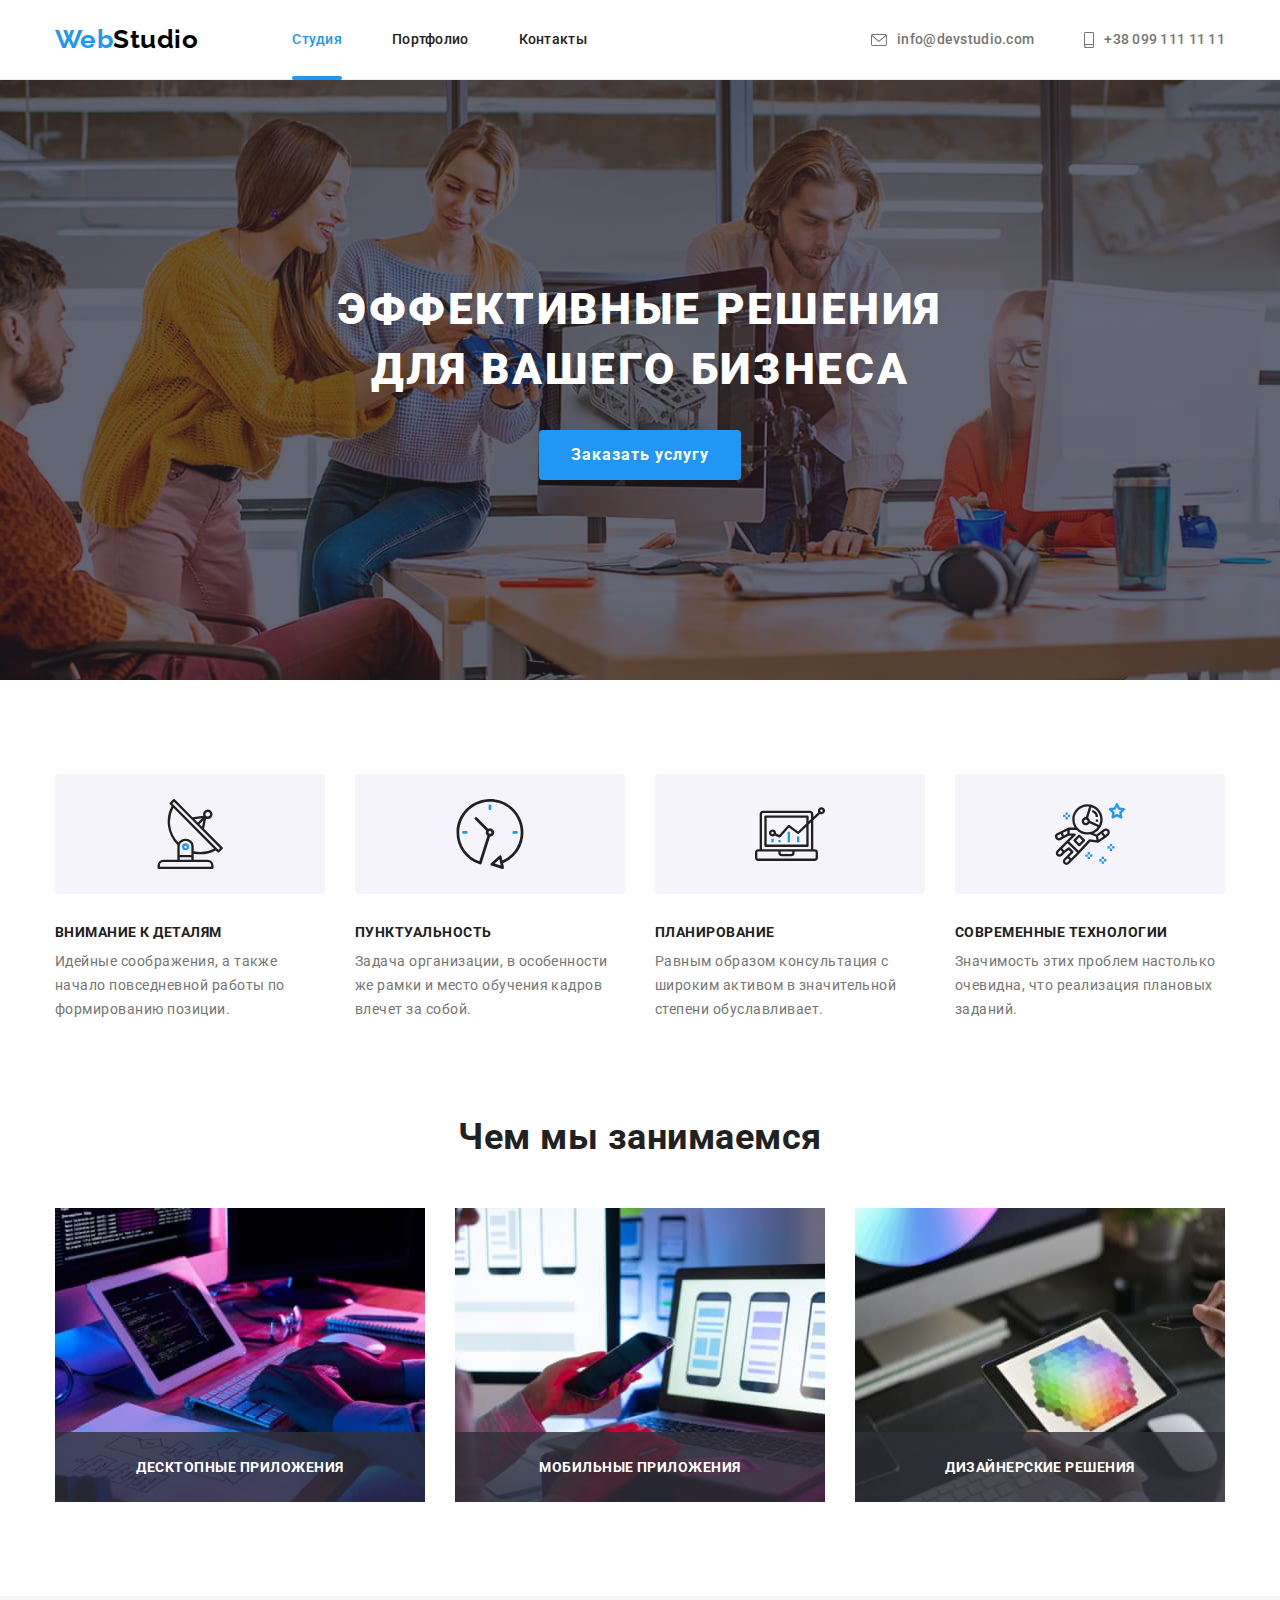
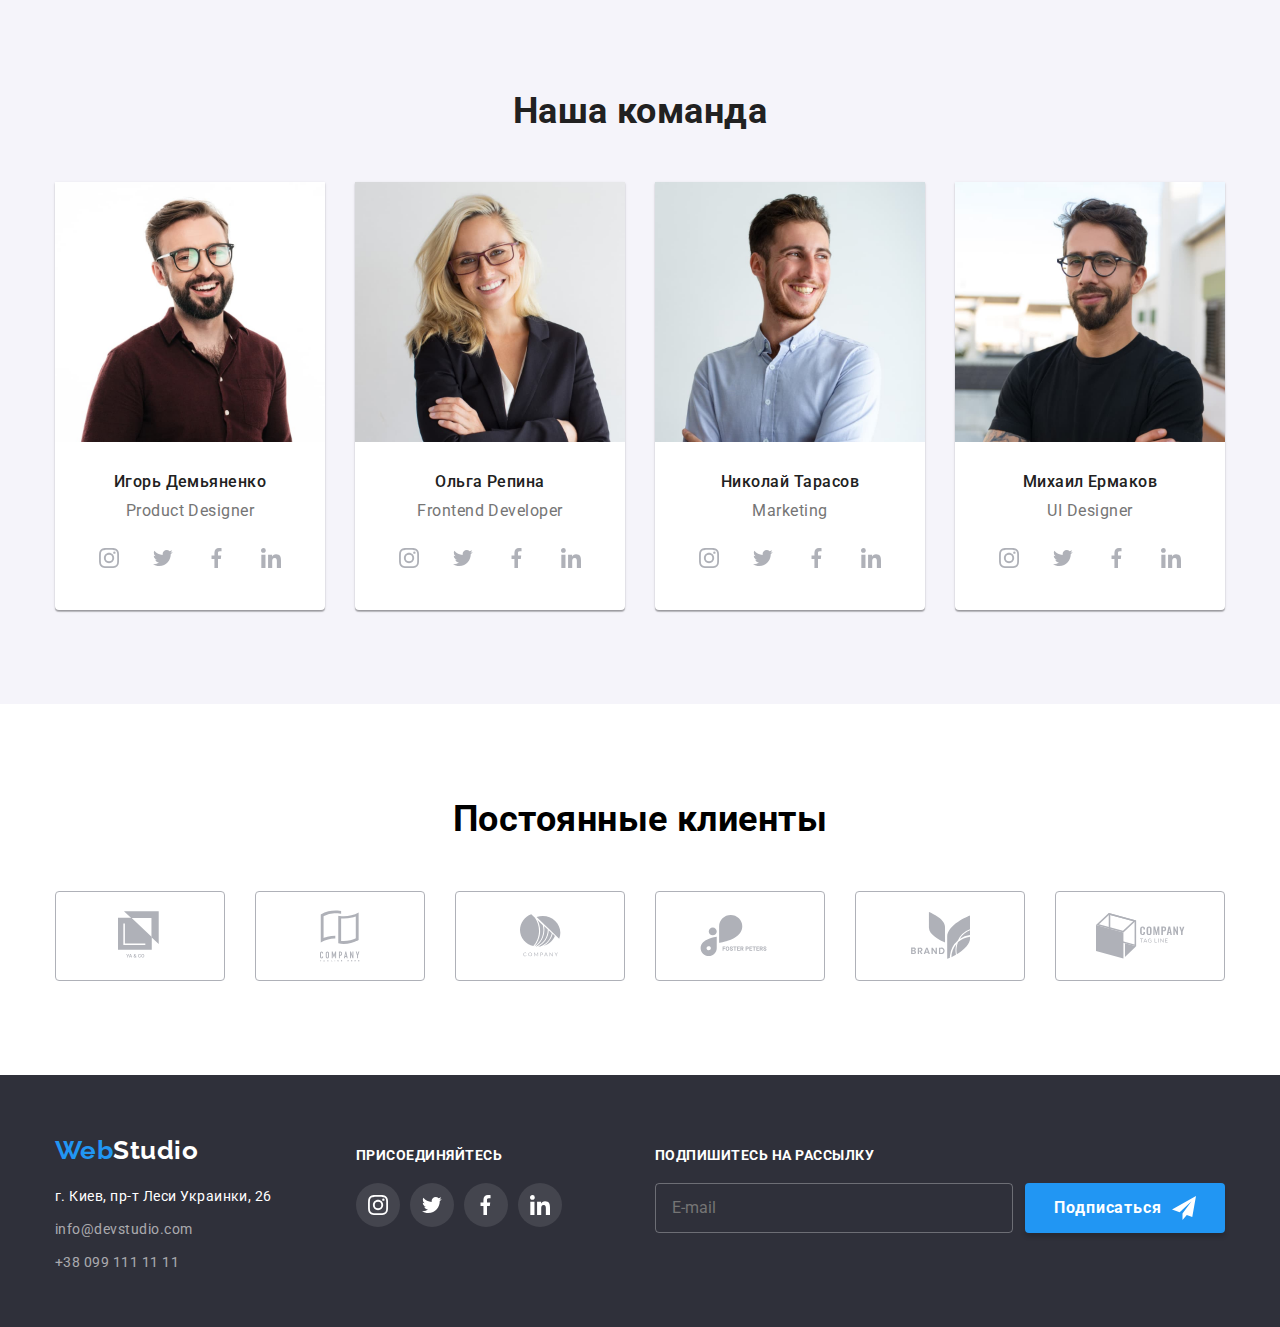
<file: index.html>
<!DOCTYPE html>
<html lang="ru">
<head>
    <meta charset="UTF-8">
    <meta name="viewport" content="width=device-width, initial-scale=1.0">
    <title>WebStudio|Студия</title>
    <link rel="stylesheet" href="https://cdnjs.cloudflare.com/ajax/libs/modern-normalize/1.0.0/modern-normalize.min.css">
    <link rel="stylesheet" href="./css/style.css">
    <link rel="preconnect" href="https://fonts.gstatic.com">
    <link href="https://fonts.googleapis.com/css2?family=Raleway:wght@700&family=Roboto:wght@400;500;700;900&display=swap"
    rel="stylesheet">
</head>
<body>
    <!-- header -->
    <header class="header">
        <div class="container">
            <nav class="nav">
                <a class="logo" href="./index.html">Web<span class="logo-studio-header">Studio</span></a>
                <ul class="links">
                    <li class="item"><a class="nav-link active-page" href="./index.html">Студия</a></li>
                    <li class="item"><a class="nav-link" href="./portfolio.html">Портфолио</a></li>
                    <li class="item"><a class="nav-link" href="./index.html">Контакты</a></li>
                </ul>
            </nav>
            
            <ul class="contacts">
                <li class="item">
                    <a class="contacts-header" href="mailto:info@example.com">
                        <svg class="icon-letter" width="16" height="12"><use href="./images/all-svg-icons.svg#icon-letter"></use></svg>
                        info@devstudio.com
                    </a>
                </li>
                <li class="item">
                    <a class="contacts-header" href="tel:+380991111111">
                        <svg class="icon-smartphone" width="10" height="16"><use href="./images/all-svg-icons.svg#icon-smartphone"></use></svg>
                        +38 099 111 11 11
                    </a>
                </li>
            </ul>
        </div>
    </header>
    <!-- main -->
    <main class="main">
        <section class="hero">
            <div class="container">
                <h1 class="hero-title">Эффективные решения для вашего бизнеса</h1>
                <button data-modal-open class="order-button" type="button">Заказать услугу</button>
                <div data-modal class="backdrop is-hidden">
                    <div class="modal-window">
                        <button class="button-close" data-modal-close type="button">
                            <svg class="icon-close" width="18" height="18">
                                <use href="./images/all-svg-icons.svg#icon-close"></use>
                            </svg>
                        </button>
                        <form class="modal-form">
                            <b class="title">Оставьте свои данные, мы вам перезвоним</b>
                            <div class="form-field">
                                <p class="input-title">Имя</p>
                                <input type="name" name="name" id="name">
                                <svg class="icon-human" width="18" height="18">
                                    <use href="./images/all-svg-icons.svg#icon-human"></use>
                                </svg>
                            </div>
                            <div class="form-field">
                                <p class="input-title">Телефон</p>
                                <input type="tel" name="tel" id="tel">
                                <svg class="icon-phone2" width="18" height="18">
                                    <use href="./images/all-svg-icons.svg#icon-phone2"></use>
                                </svg>
                            </div>
                            <div class="form-field">
                                <p class="input-title">Почта</p>
                                <input type="email" name="email" id="email">
                                <svg class="icon-letter2" width="18" height="18">
                                    <use href="./images/all-svg-icons.svg#icon-letter2"></use>
                                </svg>
                            </div>
                            <div class="form-field">
                                <p class="input-title">Комментарий</p>
                                <textarea name="comment" id="comment" placeholder="Введите текст"></textarea>
                            </div>
                            <div class="checkbox-field">
                                <label> 
                                    <input class="checkbox visually-hidden" type="checkbox" name="policy">
                                    <span class="checkbox-icon"></span>
                                    Соглашаюсь с рассылкой и принимаю 
                                </label>
                                <a href="">Условия договора</a>
                            </div>
                            <button class="submit-button" type="submit">Отправить</button>
                        </form>
                    </div>
                </div>
            </div>
        </section>
        <!-- benefits -->
        <section class="benefits">
            <div class="container">
                <!-- hiddeb title h2 -->
                <h2 class="visually-hidden">Преимущества</h2>
                <ul class="benefits-content">
                    <li class="item">
                        <div class="icon-background">
                            <svg class="icon-details" width="70" height="70">
                                <use href="./images/all-svg-icons.svg#icon-benefits-details"></use>
                            </svg>
                        </div>
                        <h3 class="benefits-title">Внимание к деталям</h3>
                        <p class="benefits-text">Идейные соображения, а также начало повседневной работы по формированию
                            позиции.</p>
                    </li>
                
                    <li class="item">
                        <div class="icon-background">
                            <svg class="icon-punctuality" width="70" height="70">
                                <use href="./images/all-svg-icons.svg#icon-benefits-punctuality"></use>
                            </svg>
                        </div>
                        <h3 class="benefits-title">Пунктуальность</h3>
                        <p class="benefits-text">Задача организации, в особенности же рамки и место обучения кадров влечет
                            за собой.</p>
                    </li>
                
                    <li class="item">
                        <div class="icon-background">
                            <svg class="icon-planing" width="70" height="70">
                                <use href="./images/all-svg-icons.svg#icon-benefits-planing"></use>
                            </svg>
                        </div>
                        <h3 class="benefits-title">Планирование</h3>
                        <p class="benefits-text">Равным образом консультация с широким активом в значительной степени
                            обуславливает.</p>
                    </li>
                
                    <li class="item">
                        <div class="icon-background">
                            <svg class="icon-technology" width="70" height="70">
                                <use href="./images/all-svg-icons.svg#icon-benefits-technology"></use>
                            </svg>
                        </div>
                        <h3 class="benefits-title">Современные технологии</h3>
                        <p class="benefits-text">Значимость этих проблем настолько очевидна, что реализация плановых
                            заданий.</p>
                    </li>
                </ul>
            </div>
        </section>
        <!-- our-work -->
        <section class="our-work">
            <div class="container">
                <h2 class="work-title">Чем мы занимаемся</h2>
                <ul class="work-photo">
                    <li class="item desktop">
                        <img src="./images/photo-work1.jpg" alt="Десктопные приложения" width="370">
                        <h3 class="work-text">Десктопные приложения</h3>
                    </li>
                    <li class="item mobile">
                        <img src="./images/photo-work2.jpg" alt="Мобильные приложения" width="370">
                        <h3 class="work-text">Мобильные приложения</h3>
                    </li>
                    <li class="item design">
                        <img src="./images/photo-work3.jpg" alt="Дизайнерские решения" width="370">
                        <h3 class="work-text">Дизайнерские решения</h3>
                    </li>
                </ul>
            </div>
        </section>
        <!-- team -->
        <section class="team">
            <div class="container">
                <h2 class="team-title">Наша команда</h2>
                <ul class="team-cards">
                    <li class="item">
                        <img src="./images/ihor.jpg" alt="Игорь Демьяненко" width="270">
                        <div class="description">
                            <h3 class="team-name">Игорь Демьяненко</h3>
                            <p class="team-employee">Product Designer</p>
                            <ul class="social-links">
                                <li>
                                    <a href="">
                                        <svg class="icons icon-instagram" width="20" height="20">
                                            <use href="./images/all-svg-icons.svg#icon-instagram"></use>
                                        </svg>
                                    </a>
                                </li>
                                <li>
                                    <a href="">
                                        <svg class="icons icon-twitter" width="20" height="20">
                                            <use href="./images/all-svg-icons.svg#icon-twitter"></use>
                                        </svg>
                                    </a>
                                </li>
                                <li>
                                    <a href="">
                                        <svg class="icons icon-facebook" width="20" height="20">
                                            <use href="./images/all-svg-icons.svg#icon-facebook"></use>
                                        </svg>
                                    </a>
                                </li>
                                <li>
                                    <a href="">
                                        <svg class="icons icon-linkedin" width="20" height="20">
                                            <use href="./images/all-svg-icons.svg#icon-linkedin"></use>
                                        </svg>
                                    </a>
                                </li>
                            </ul>
                        </div>
                    </li>
                    <li class="item">
                        <img src="./images/olha.jpg" alt="Ольга Репина" width="270">
                        <div class="description">
                            <h3 class="team-name">Ольга Репина</h3>
                            <p class="team-employee">Frontend Developer</p>
                            <ul class="social-links">
                                <li>
                                    <a href="">
                                        <svg class="icon-instagram" width="20" height="20">
                                            <use href="./images/all-svg-icons.svg#icon-instagram"></use>
                                        </svg>
                                    </a>
                                </li>
                                <li>
                                    <a href="">
                                        <svg class="icon-twitter" width="20" height="20">
                                            <use href="./images/all-svg-icons.svg#icon-twitter"></use>
                                        </svg>
                                    </a>
                                </li>
                                <li>
                                    <a href="">
                                        <svg class="icon-facebook" width="20" height="20">
                                            <use href="./images/all-svg-icons.svg#icon-facebook"></use>
                                        </svg>
                                    </a>
                                </li>
                                <li>
                                    <a href="">
                                        <svg class="icon-linkedin" width="20" height="20">
                                            <use href="./images/all-svg-icons.svg#icon-linkedin"></use>
                                        </svg>
                                    </a>
                                </li>
                            </ul>
                        </div>
                    </li>
                    <li class="item">
                        <img src="./images/nikolay.jpg" alt="Николай Тарасов" width="270">
                        <div class="description">
                            <h3 class="team-name">Николай Тарасов</h3>
                            <p class="team-employee">Marketing</p>
                            <ul class="social-links">
                                <li>
                                    <a href="">
                                        <svg class="icon-instagram" width="20" height="20">
                                            <use href="./images/all-svg-icons.svg#icon-instagram"></use>
                                        </svg>
                                    </a>
                                </li>
                                <li>
                                    <a href="">
                                        <svg class="icon-twitter" width="20" height="20">
                                            <use href="./images/all-svg-icons.svg#icon-twitter"></use>
                                        </svg>
                                    </a>
                                </li>
                                <li>
                                    <a href="">
                                        <svg class="icon-facebook" width="20" height="20">
                                            <use href="./images/all-svg-icons.svg#icon-facebook"></use>
                                        </svg>
                                    </a>
                                </li>
                                <li>
                                    <a href="">
                                        <svg class="icon-linkedin" width="20" height="20">
                                            <use href="./images/all-svg-icons.svg#icon-linkedin"></use>
                                        </svg>
                                    </a>
                                </li>
                            </ul>
                        </div>
                    </li>
                    <li class="item">
                        <img src="./images/mikhail.jpg" alt="Михаил Ермаков" width="270">
                        <div class="description">
                            <h3 class="team-name">Михаил Ермаков</h3>
                            <p class="team-employee">UI Designer</p>
                            <ul class="social-links">
                                <li>
                                    <a href="">
                                        <svg class="icon-instagram" width="20" height="20">
                                            <use href="./images/all-svg-icons.svg#icon-instagram"></use>
                                        </svg>
                                    </a>
                                </li>
                                <li>
                                    <a href="">
                                        <svg class="icon-twitter" width="20" height="20">
                                            <use href="./images/all-svg-icons.svg#icon-twitter"></use>
                                        </svg>
                                    </a>
                                </li>
                                <li>
                                    <a href="">
                                        <svg class="icon-facebook" width="20" height="20">
                                            <use href="./images/all-svg-icons.svg#icon-facebook"></use>
                                        </svg>
                                    </a>
                                </li>
                                <li>
                                    <a href="">
                                        <svg class="icon-linkedin" width="20" height="20">
                                            <use href="./images/all-svg-icons.svg#icon-linkedin"></use>
                                        </svg>
                                    </a>
                                </li>
                            </ul>
                        </div>
                    </li>
                </ul>
            </div>
        </section>
        <section class="clients">
            <div class="container">
                <h2 class="clients-title">Постоянные клиенты</h2>
                <ul class="clients-list">
                    <li class="item">
                        <a href="">
                            <svg class="" width="45" height="50">
                                <use href="./images/all-svg-icons.svg#icon-company-1"></use>
                            </svg>
                        </a>
                    </li>
                    <li class="item">
                        <a href="">
                            <svg class="" width="40" height="52">
                                <use href="./images/all-svg-icons.svg#icon-company-2"></use>
                            </svg>
                        </a>
                    </li>
                    <li class="item">
                        <a href="">
                            <svg class="" width="41" height="43">
                                <use href="./images/all-svg-icons.svg#icon-company-3"></use>
                            </svg>
                        </a>
                    </li>
                    <li class="item">
                        <a href="">
                            <svg class="" width="80" height="42">
                                <use href="./images/all-svg-icons.svg#icon-company-4"></use>
                            </svg>
                        </a>
                    </li>
                    <li class="item">
                        <a href="">
                            <svg class="" width="59" height="47">
                                <use href="./images/all-svg-icons.svg#icon-company-5"></use>
                            </svg>
                        </a>
                    </li>
                    <li class="item">
                        <a href="">
                            <svg class="" width="89" height="46">
                                <use href="./images/all-svg-icons.svg#icon-company-6"></use>
                            </svg>
                        </a>
                    </li>
                </ul>
            </div>
        </section>
    </main>
    <!-- footer -->
    <footer class="footer">
        <div class="container">
            <div class="foorer-all-contacts">
                <a class="logo" href="./index.html">Web<span class="logo-studio-footer">Studio</span></a>
                <address>
                    <ul class="address-list">
                        <li class="item">
                            <p class="location">г. Киев, пр-т Леси Украинки, 26</p>
                        </li>
                        <li class="item">
                            <a class="contacts-footer" href="mailto:info@example.com">info@devstudio.com</a>
                        </li>
                        <li class="item">
                            <a class="contacts-footer" href="tel:+380991111111">+38 099 111 11 11</a>
                        </li>
                    </ul>
                </address>
            </div>
            <div class="social-links-footer">
                <h2 class="title">Присоединяйтесь</h2>
                <ul class="links-list">
                    <li>
                        <a href="">
                            <svg class="icon-instagram" width="20" height="20">
                                <use href="./images/all-svg-icons.svg#icon-instagram"></use>
                            </svg>
                        </a>
                    </li>
                    <li>
                        <a href="">
                            <svg class="icon-twitter" width="20" height="20">
                                <use href="./images/all-svg-icons.svg#icon-twitter"></use>
                            </svg>
                        </a>
                    </li>
                    <li>
                        <a href="">
                            <svg class="icon-facebook" width="20" height="20">
                                <use href="./images/all-svg-icons.svg#icon-facebook"></use>
                            </svg>
                        </a>
                    </li>
                    <li>
                        <a href="">
                            <svg class="icon-linkedin" width="20" height="20">
                                <use href="./images/all-svg-icons.svg#icon-linkedin"></use>
                            </svg>
                        </a>
                    </li>
                </ul>
            </div>
            <div class="subscribe">
                <b class="title">Подпишитесь на рассылку</b>
                <form class="form js-form">
                    <input type="email" name="email" placeholder="E-mail" class="email"/>
                    <button type="submit">Подписаться
                        <svg class="icon-send" width="24" height="24">
                            <use href="./images/all-svg-icons.svg#icon-send"></use>
                        </svg>
                    </button>
                </form>
            </div>
        </div>
    </footer>
    <!-- Modal window script -->
    <script src="./js/modal.js"></script>
    <script>
        (() => {
            document.
                querySelector('.js-form')
                .addEventListener('submit', e => {
                    e.preventDefault();

                    new FormData(e.currentTarget).forEach((value, name) =>
                        console.log(`${name}: ${value}`),
                    );
                });
        })();
    </script>
</body>
</html>
</file>
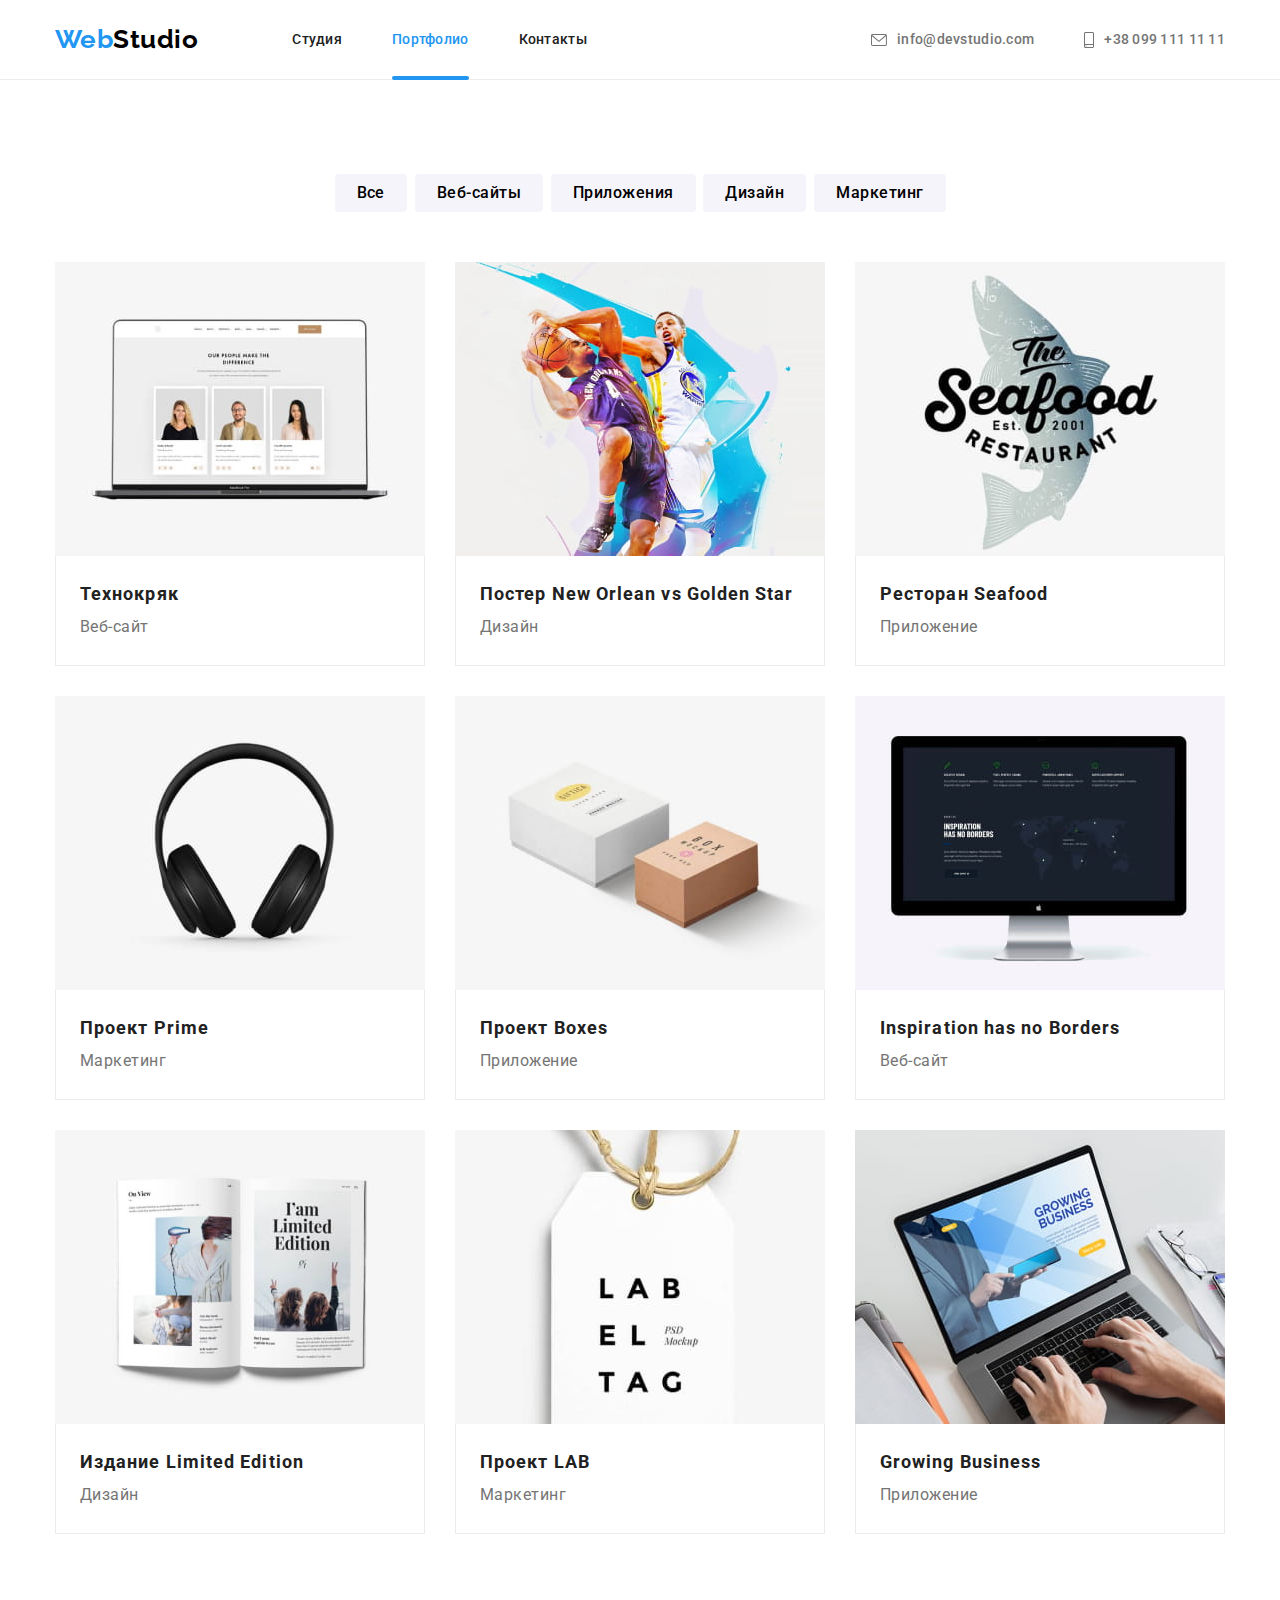
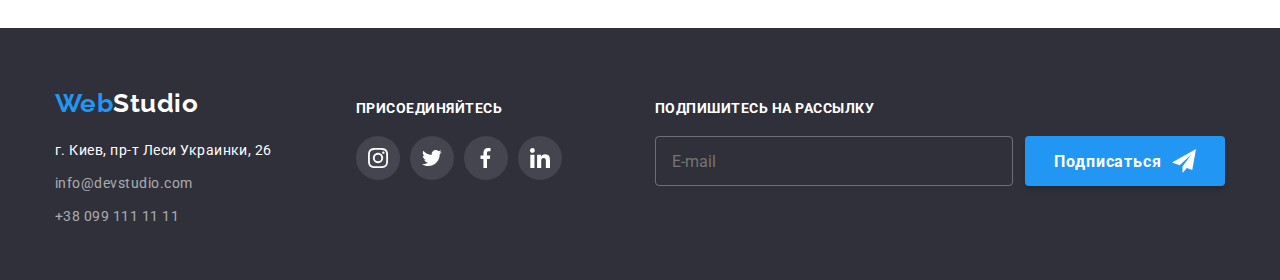
<file: portfolio.html>
<!DOCTYPE html>
<html lang="ru">
<head>
    <meta charset="UTF-8">
    <meta name="viewport" content="width=device-width, initial-scale=1.0">
    <title>WebStudio|Портфолио</title>
    <link rel="stylesheet" href="https://cdnjs.cloudflare.com/ajax/libs/modern-normalize/1.0.0/modern-normalize.min.css">
    <link rel="stylesheet" href="./css/style.css">
    <link rel="preconnect" href="https://fonts.gstatic.com">
    <link href="https://fonts.googleapis.com/css2?family=Raleway:wght@700&family=Roboto:wght@400;500;700;900&display=swap"
    rel="stylesheet">
</head>
<body>
    <!-- header -->
    <header class="header">
        <div class="container">
            <nav class="nav">
                <a class="logo" href="./index.html">Web<span class="logo-studio-header">Studio</span></a>
                <ul class="links">
                    <li class="item"><a class="nav-link" href="./index.html">Студия</a></li>
                    <li class="item"><a class="nav-link active-page" href="./portfolio.html">Портфолио</a></li>
                    <li class="item"><a class="nav-link" href="./index.html">Контакты</a></li>
                </ul>
            </nav>
    
            <ul class="contacts">
                <li class="item">
                    <a class="contacts-header" href="mailto:info@example.com">
                        <svg class="icon-letter" width="16" height="12">
                            <use href="./images/all-svg-icons.svg#icon-letter"></use>
                        </svg>
                        info@devstudio.com
                    </a>
                </li>
                <li class="item">
                    <a class="contacts-header" href="tel:+380991111111">
                        <svg class="icon-smartphone" width="10" height="16">
                            <use href="./images/all-svg-icons.svg#icon-smartphone"></use>
                        </svg>
                        +38 099 111 11 11
                    </a>
                </li>
            </ul>
        </div>
    </header>
    <!-- main -->
    <main class="main">
        <section class="container portfolio-container">
            <!-- Прихований заголовок h1 -->
            <h1 class="visually-hidden">Портфолио</h1>
            <!-- Кнопки-фільтри -->
            <ul class="buttons">
                <li><button class="button" type="button">Все</button></li>
                <li><button class="button" type="button">Веб-сайты</button></li>
                <li><button class="button" type="button">Приложения</button></li>
                <li><button class="button" type="button">Дизайн</button></li>
                <li><button class="button" type="button">Маркетинг</button></li>
            </ul>
            <!-- portfolio -->
            <ul class="portfolio-cards">
                <li class="item">
                    <a href="">
                        <div class="thumb">
                            <img src="./images/portfolio-tehnokryak.jpg" alt="Сайт Технокряк" width="370">
                            <p class="text">Технокряк это современная площадка распространения коронавируса. Компании используют эту платформу для
                                цифрового шпионажа и атак на защищённые сервера конкурентов.</p>
                        </div>
                        <div class="description">
                            <h2>Технокряк</h2>
                            <p>Веб-сайт</p>
                        </div>
                    </a>
                </li>
                <li class="item">
                    <a href="">
                        <div class="thumb">
                            <img src="./images/portfolio-new-orlean-vs-golden-star.jpg" alt="Два баскетболиста" width="370">
                            <p class="text">Технокряк это современная площадка распространения коронавируса. Компании используют эту платформу для
                                цифрового шпионажа и атак на защищённые сервера конкурентов.</p>
                        </div>
                        <div class="description">
                            <h2>Постер New Orlean vs Golden Star</h2>
                            <p>Дизайн</p>
                        </div>
                    </a>
                </li>
                <li class="item">
                    <a href="">
                        <div class="thumb">
                            <img src="./images/potrfolio-seafood.jpg" alt="Логотип Ресторана Seafood" width="370">
                            <p class="text">Технокряк это современная площадка распространения коронавируса. Компании используют эту платформу для
                                цифрового шпионажа и атак на защищённые сервера конкурентов.</p>
                        </div>
                        <div class="description">
                            <h2>Ресторан Seafood</h2>
                            <p>Приложение</p>
                        </div>
                    </a>
                </li>
                <li class="item">
                    <a href="">
                        <div class="thumb">
                            <img src="./images/portfolio-rpime.jpg" alt="Наушники" width="370">
                            <p class="text">Технокряк это современная площадка распространения коронавируса. Компании используют эту платформу для
                                цифрового шпионажа и атак на защищённые сервера конкурентов.</p>
                        </div>
                        <div class="description">
                            <h2>Проект Prime</h2>
                            <p>Маркетинг</p>
                        </div>
                    </a>
                </li>
                <li class="item">
                    <a href="">
                        <div class="thumb">
                            <img src="./images/portfolio-boxes.jpg" alt="Коробки" width="370">
                            <p class="text">Технокряк это современная площадка распространения коронавируса. Компании используют эту платформу
                                для
                                цифрового шпионажа и атак на защищённые сервера конкурентов.</p>
                        </div>
                        <div class="description">
                            <h2>Проект Boxes</h2>
                            <p>Приложение</p>
                        </div>
                    </a>
                </li>
                <li class="item">
                    <a href="">
                        <div class="thumb">
                            <img src="./images/portfolio-inspiration-has-no-borders.jpg" alt="Сайт Inspiration has no Borders" width="370">
                            <p class="text">Технокряк это современная площадка распространения коронавируса. Компании используют эту платформу
                                для
                                цифрового шпионажа и атак на защищённые сервера конкурентов.</p>
                        </div>
                        <div class="description">
                            <h2>Inspiration has no Borders</h2>
                            <p>Веб-сайт</p>
                        </div>
                    </a>
                </li>
                <li class="item">
                    <a href="">
                        <div class="thumb">
                            <img src="./images/portfolio-limited-edition.jpg" alt="Журнал Limited Edition" width="370">
                            <p class="text">Технокряк это современная площадка распространения коронавируса. Компании используют эту платформу
                                для
                                цифрового шпионажа и атак на защищённые сервера конкурентов.</p>
                        </div>
                        <div class="description">
                            <h2>Издание Limited Edition</h2>
                            <p>Дизайн</p>
                        </div>
                    </a>
                </li>
                <li class="item">
                    <a href="">
                        <div class="thumb">
                            <img src="./images/portfolio-lab.jpg" alt="Бирка LAB" width="370">
                            <p class="text">Технокряк это современная площадка распространения коронавируса. Компании используют эту платформу
                                для
                                цифрового шпионажа и атак на защищённые сервера конкурентов.</p>
                        </div>
                        <div class="description">
                            <h2>Проект LAB</h2>
                            <p>Маркетинг</p>
                        </div>
                    </a>
                </li>
                <li class="item">
                    <a href="">
                        <div class="thumb">
                            <img src="./images/portfolio-growing-business.jpg" alt="Сайт Growing Business" width="370">
                            <p class="text">Технокряк это современная площадка распространения коронавируса. Компании используют эту платформу
                                для
                                цифрового шпионажа и атак на защищённые сервера конкурентов.</p>
                        </div>
                        <div class="description">
                            <h2>Growing Business</h2>
                            <p>Приложение</p>
                        </div>
                    </a>
                </li>
            </ul>
        </section>
    </main>
    <!-- footer -->
    <footer class="footer">
        <div class="container">
            <div class="foorer-all-contacts">
                <a class="logo" href="./index.html">Web<span class="logo-studio-footer">Studio</span></a>
                <address>
                    <ul class="address-list">
                        <li class="item">
                            <p class="location">г. Киев, пр-т Леси Украинки, 26</p>
                        </li>
                        <li class="item">
                            <a class="contacts-footer" href="mailto:info@example.com">info@devstudio.com</a>
                        </li>
                        <li class="item">
                            <a class="contacts-footer" href="tel:+380991111111">+38 099 111 11 11</a>
                        </li>
                    </ul>
                </address>
            </div>
            <div class="social-links-footer">
                <h2 class="title">Присоединяйтесь</h2>
                <ul class="links-list">
                    <li>
                        <a href="">
                            <svg class="icon-instagram" width="20" height="20">
                                <use href="./images/all-svg-icons.svg#icon-instagram"></use>
                            </svg>
                        </a>
                    </li>
                    <li>
                        <a href="">
                            <svg class="icon-twitter" width="20" height="20">
                                <use href="./images/all-svg-icons.svg#icon-twitter"></use>
                            </svg>
                        </a>
                    </li>
                    <li>
                        <a href="">
                            <svg class="icon-facebook" width="20" height="20">
                                <use href="./images/all-svg-icons.svg#icon-facebook"></use>
                            </svg>
                        </a>
                    </li>
                    <li>
                        <a href="">
                            <svg class="icon-linkedin" width="20" height="20">
                                <use href="./images/all-svg-icons.svg#icon-linkedin"></use>
                            </svg>
                        </a>
                    </li>
                </ul>
            </div>
            <div class="subscribe">
                <b class="title">Подпишитесь на рассылку</b>
                <form class="form js-form">
                    <input type="email" name="email" placeholder="E-mail" class="email" />
                    <button type="submit">Подписаться
                        <svg class="icon-send" width="24" height="24">
                            <use href="./images/all-svg-icons.svg#icon-send"></use>
                        </svg>
                    </button>
                </form>
            </div>
        </div>
    </footer>
</body>
</html>
</file>
<file: css/style.css>
/* global */
body {
  font-family: Roboto, sans-serif;
  font-style: normal;
  letter-spacing: 0.03em;
  box-sizing: border-box;
}

/* Universal container */
.container {
  width: 1200px;
  padding-right: 15px;
  padding-left: 15px;
  margin-right: auto;
  margin-left: auto;
}

img {
  display: block;
  min-width: 100%;
  height: auto;
}

.benefits .container {
  padding-top: 94px;
  padding-bottom: 94px;
}

.our-work .container {
  padding-bottom: 94px;
}

/* Elements with display: flex */
.nav,
.links,
.contacts,
.benefits-content,
.work-photo,
.team-cards,
.buttons,
.portfolio-cards,
.header .container {
  display: flex;
}

ul,
li,
p,
h1,
h2,
h3 {
  margin: 0;
  padding: 0;
}

*,
*::before,
*::after {
  box-sizing: inherit;
}

ul {
  list-style: none;
}

a,
a:visited {
  text-decoration: none;
}

.address-list .item {
  font-style: normal;
}

/*root */

/* colors */
:root {
  --title-color: #212121;
  --white-color: #ffffff;
  --blue-color: #2196f3;
  --text-color: #757575;

  /* Cubic function*/
  --cubic-function: cubic-bezier(0.4, 0, 0.2, 1);
}

/* logo basic style*/
.logo {
  color: var(--blue-color);
  font-family: Raleway, sans-serif;
  font-weight: 700;
  font-size: 26px;
  line-height: 1.19;
}

.nav .logo {
  margin-right: 94px;
  padding-top: 24px;
  padding-bottom: 25px;
}

/* styles for "Studio" */
.logo-studio-header {
  color: #000000;
}

.logo-studio-footer {
  color: #ffffff;
}

/* HEADER */
.header {
  height: 80px;
  border-bottom: 1px solid #ececec;
}

/* nav, titles, team-names */
.nav-link,
.benefits-title,
.work-title,
.team-title,
.team-name {
  color: var(--title-color);
}

.contacts-header,
.benefits-text,
.team-employee {
  color: var(--text-color);
}

.nav-link,
.contacts-header {
  font-weight: 500;
  font-size: 14px;
  line-height: 1.14;
  letter-spacing: 0.02em;
  display: block;
  padding-top: 32px;
  padding-bottom: 32px;
  transition: color 250ms var(--cubic-function);
}

.contacts-header {
  display: flex;
  align-items: center;
  fill: currentColor;
}

/* Decorative elements */

/* Icons in contacts in header*/
.icon-letter,
.icon-smartphone {
  margin-right: 10px;
}

.active-page {
  color: var(--blue-color);
  position: relative;
}

.active-page::after {
  content: "";
  position: absolute;
  left: 0;
  bottom: 0;
  width: 100%;
  height: 4px;
  background: #2196f3;
  border-radius: 2px;
}

/* nav */
.nav {
  align-items: center;
}

.links .item:not(:last-child),
.contacts .item:not(:last-child) {
  margin-right: 50px;
}

.contacts {
  margin-left: auto;
}

/* hover, focus in nav and contacts in header */
.nav-link:hover,
.nav-link:focus,
.contacts-header:hover,
.contacts-header:focus {
  color: var(--blue-color);
}

/* hero, footer background*/
.footer {
  background-color: #2f303a;
}

/* HERO */
.hero {
  display: flex;
  text-align: center;
  height: 600px;
  width: 100%;
  margin-right: auto;
  margin-left: auto;
  padding-top: 200px;
  padding-bottom: 200px;
  background-color: #c4c4c4;
  background-image: linear-gradient(
      to right,
      rgba(47, 48, 58, 0.4),
      rgba(47, 48, 58, 0.4)
    ),
    url("../images/hero-background.jpg");
  background-repeat: no-repeat;
  background-position: center;
  background-size: cover;
}

.hero .container {
  max-width: 696px;
}

.hero-title {
  margin-bottom: 30px;
  font-weight: 900;
  font-size: 44px;
  line-height: 1.36;
  color: var(--white-color);
  letter-spacing: 0.06em;
  text-transform: uppercase;
}

/* Заказать услугу */
.order-button {
  display: inline-block;
  padding: 10px 32px;
  background-color: var(--blue-color);
  color: var(--white-color);
  text-decoration: none;
  border-radius: 4px;
  min-width: 200px;
  border: transparent;

  font-weight: 700;
  font-size: 16px;
  line-height: 1.88;
  letter-spacing: 0.06em;
  color: var(--white-color);
  transition: color 250ms var(--cubic-function),
    background-color 250ms var(--cubic-function);
}

.order-button:hover,
.order-button:focus {
  /* background-color: var(--white-color);
  color: black; */
  cursor: pointer;
}

/* .order-button:active {
  background-color: var(--blue-color);
} */

/* MODAL WINDOW */

.backdrop {
  position: fixed;
  top: 0;
  left: 0;
  width: 100%;
  height: 100%;
  background: rgba(0, 0, 0, 0.2);
  transition: opacity 250ms cubic-bezier(0.4, 0, 0.2, 1);
  z-index: 1;
}

.backdrop.is-hidden {
  opacity: 0;
  pointer-events: none;
}

.modal-window {
  position: absolute;
  top: 50%;
  left: 50%;
  transform: translate(-50%, -50%);

  width: 528px;
  height: 581px;

  background: var(--white-color);
  box-shadow: 0px 1px 3px rgba(0, 0, 0, 0.12), 0px 1px 1px rgba(0, 0, 0, 0.14),
    0px 2px 1px rgba(0, 0, 0, 0.2);
  border-radius: 4px;
}

.button-close {
  position: absolute;
  top: 8px;
  right: 8px;
  width: 30px;
  height: 30px;

  padding: 0;

  background-color: transparent;
  border: 1px solid rgba(0, 0, 0, 0.1);
  border-radius: 50%;
  fill: #000;

  cursor: pointer;

  display: flex;
  justify-content: center;
  align-items: center;

  transition: fill 250ms var(--cubic-function);
}

.button-close:hover,
.button-close:focus {
  fill: var(--blue-color);
}

/* Form */
.modal-form {
  width: 100%;
  height: 100%;
  padding: 40px;
}

.form-field {
  display: flex;
  flex-direction: column;
  text-align: left;
  margin-bottom: 10px;
  position: relative;
}

.form-field input,
.form-field textarea {
  width: 100%;
  border: 1px solid rgba(33, 33, 33, 0.2);
  border-radius: 4px;
  transition: border 250ms var(--cubic-function);
}

/* For hover effect */
.form-field svg {
  transition: fill 250ms var(--cubic-function);
}

.form-field input {
  height: 40px;
  padding-left: 42px;
}

.form-field textarea {
  font-size: 14px;
  font-weight: 400;
  line-height: 1.14;
  letter-spacing: 0.01em;
  resize: none;
  height: 120px;
  padding: 12px 16px;
  color: rgba(117, 117, 117, 0.5);
}

.modal-form .title {
  display: block;
  font-weight: 700;
  font-size: 20px;
  line-height: 1.15;
  color: var(--title-color);
  margin-bottom: 12px;
}

.input-title {
  font-weight: 400;
  font-size: 12px;
  line-height: 1.17;
  letter-spacing: 0.01em;
  color: var(--text-color);
  margin-bottom: 4px;
}

.modal-form .checkbox-field {
  font-size: 14px;
  font-weight: 400;
  line-height: 1.71;
  color: var(--text-color);
  margin-top: 20px;
  margin-bottom: 30px;

  display: flex;
  justify-content: center;
  align-items: center;
}

.checkbox-icon {
  display: inline-block;
  width: 16px;
  height: 15px;
  margin-right: 8px;
  background-image: url("data:image/svg+xml,%3Csvg width='16' height='15' viewBox='0 0 16 15' fill='none' xmlns='http://www.w3.org/2000/svg'%3E%3Cpath d='M14.2222 1.66667V13.3333H1.77778V1.66667H14.2222ZM14.2222 0H1.77778C0.8 0 0 0.75 0 1.66667V13.3333C0 14.25 0.8 15 1.77778 15H14.2222C15.2 15 16 14.25 16 13.3333V1.66667C16 0.75 15.2 0 14.2222 0Z' fill='%23212121'/%3E%3C/svg%3E%0A");
}

.checkbox:checked + .checkbox-icon {
  background-image: url("data:image/svg+xml,%3Csvg width='16' height='15' viewBox='0 0 16 15' fill='none' xmlns='http://www.w3.org/2000/svg'%3E%3Crect width='16' height='15' rx='2' fill='%232196F3'/%3E%3Cpath d='M3.95703 7.75166L3.88825 7.68604L3.81923 7.75141L2.93123 8.59258L2.85486 8.66492L2.93097 8.73753L6.42671 12.0724L6.49574 12.1382L6.56476 12.0724L14.069 4.91352L14.1449 4.84116L14.069 4.76881L13.1873 3.92764L13.1183 3.86183L13.0493 3.92761L6.49577 10.1735L3.95703 7.75166Z' fill='white' stroke='white' stroke-width='0.2'/%3E%3C/svg%3E%0A");
}

.checkbox-field label {
  display: inline-flex;
  align-items: center;
}

.checkbox-field a {
  color: var(--blue-color);
  text-decoration: underline;
  margin-left: 4px;
}

.submit-button {
  width: 200px;
  height: 50px;
  margin-left: auto;
  margin-right: auto;

  font-weight: 700;
  font-size: 16px;
  line-height: 1.87;
  letter-spacing: 0.06em;
  color: var(--white-color);

  background-color: #188ce8;
  box-shadow: 0px 4px 4px rgba(0, 0, 0, 0.15);
  border-color: transparent;
  border-radius: 4px;

  cursor: pointer;
}

.icon-human,
.icon-phone2,
.icon-letter2 {
  position: absolute;
  fill: var(--title-color);
  pointer-events: none;
  bottom: 11px;
}

.icon-human {
  left: 12px;
}

.icon-phone2 {
  left: 12px;
}

.icon-letter2 {
  left: 12px;
}

.form-field input:focus,
.form-field input:hover,
.form-field textarea:focus,
.form-field textarea:hover {
  border-color: var(--blue-color);
  cursor: pointer;
}

.form-field input:focus + svg,
.form-field input:hover + svg {
  fill: var(--blue-color);
}

/* BENEFITS */

/* Hidden title - universal */
.visually-hidden {
  position: absolute;
  width: 1px;
  height: 1px;
  margin: -1px;
  border: 0;
  padding: 0;
  white-space: nowrap;
  clip-path: inset(100%);
  clip: rect(0 0 0 0);
  overflow: hidden;
}

.benefits-content {
  justify-content: space-between;
}

.benefits .item {
  max-width: 270px;
}

.benefits-title {
  margin-bottom: 10px;
  font-weight: 700;
  font-size: 14px;
  line-height: 1.17;
  text-transform: uppercase;
}

.benefits-text {
  font-weight: 400;
  font-size: 14px;
  line-height: 1.71;
}

/* Icons in benefits */
.icon-background {
  width: 270px;
  height: 120px;
  background-color: #f5f4fa;
  border-radius: 4px;
  margin-bottom: 30px;
  display: flex;
  justify-content: center;
  align-items: center;
}

/* title - Чем мы занимаемся, Наша команда*/
.our-work {
  text-align: center;
}

.work-title {
  margin-bottom: 50px;
}

.work-photo {
  justify-content: space-between;
}

.work-title,
.team-title,
.clients-title,
.our-work {
  font-weight: 700;
  font-size: 36px;
  line-height: 1.17;
}

.our-work .item {
  position: relative;
}

.our-work .work-text {
  position: absolute;
  bottom: 0;
  left: 0;
  width: 100%;
  height: 70px;

  font-weight: 700;
  font-size: 14px;
  color: var(--white-color);
  text-transform: uppercase;
  background: rgba(47, 48, 58, 0.8);

  display: flex;
  justify-content: center;
  align-items: center;
}

/* TEAM */
.team {
  padding-top: 94px;
  padding-bottom: 94px;
  background-color: #f5f4fa;
}

.team-title {
  text-align: center;
  margin-bottom: 50px;
}

.team-cards {
  justify-content: space-between;
  text-align: center;
}

.team-cards .item {
  width: 270px;
  height: 428px;
  background-color: var(--white-color);
  box-shadow: 0px 1px 3px rgba(0, 0, 0, 0.12), 0px 1px 1px rgba(0, 0, 0, 0.14),
    0px 2px 1px rgba(0, 0, 0, 0.2);
  border-radius: 0px 0px 4px 4px;
}

.team-cards .description {
  padding-top: 30px;
  padding-bottom: 30px;
}

.team-name {
  font-weight: 500;
  font-size: 16px;
  line-height: 1.19;
}

.team-employee {
  font-weight: 400;
  font-size: 16px;
  line-height: 1.19;
  margin-top: 10px;
}

.team-cards .social-links {
  width: 206px;
  height: 44px;
  margin-top: 16px;
  margin-right: auto;
  margin-left: auto;
}

/* Icons in team */
.team .social-links {
  display: flex;
  align-items: center;
  justify-content: space-between;
}

.social-links a {
  display: flex;
  justify-content: center;
  align-items: center;
  width: 44px;
  height: 44px;
  border-radius: 50%;
  fill: #afb1b8;
  transition: fill 250ms var(--cubic-function),
    background-color 250ms var(--cubic-function);
}

.social-links a:hover,
.social-links a:focus {
  background-color: var(--blue-color);
  fill: var(--white-color);
}

/* CLIENTS */
.clients {
  padding-top: 94px;
  padding-bottom: 94px;
  text-align: center;
}

.clients-title {
  margin-bottom: 50px;
}

.clients-list {
  display: flex;
  justify-content: space-between;
}

.clients-list a {
  width: 170px;
  height: 90px;
  display: flex;
  justify-content: center;
  align-items: center;
  border: 1px solid #afb1b8;
  border-radius: 4px;
  fill: #afb1b8;
  transition: fill 250ms var(--cubic-function),
    border-color 250ms var(--cubic-function);
}

.clients-list a:hover,
.clients-list a:focus {
  fill: var(--blue-color);
  border-color: var(--blue-color);
}

/* FOOTER */
.footer .container {
  display: flex;
}

.footer {
  height: 252px;
}

.foorer-all-contacts {
  margin-top: 60px;
  margin-bottom: 60px;
}

.location {
  font-weight: 400;
  font-size: 14px;
  line-height: 1.71;
  color: var(--white-color);
}

.contacts-footer {
  font-weight: 400;
  font-size: 14px;
  line-height: 1.71;
  color: rgba(255, 255, 255, 0.6);
}

.footer .logo {
  margin-bottom: 20px;
  display: block;
}

.address-list {
  width: 231px;
  height: 81px;
}

.address-list .item + .item {
  margin-top: 9px;
}

/* social-links-footer */
.social-links-footer {
  width: 206px;
  height: 80px;
}

.social-links-footer .title {
  color: var(--white-color);
  font-size: 14px;
  line-height: 1.17;
  text-transform: uppercase;
  margin-bottom: 20px;
}

.social-links-footer .links-list {
  display: flex;
  justify-content: space-between;
  align-items: center;
}

.social-links-footer {
  width: 206px;
  height: 80px;
  margin-left: 70px;
  margin-top: 72px;
  margin-bottom: 100px;
}

.social-links-footer a {
  display: flex;
  justify-content: center;
  align-items: center;
  width: 44px;
  height: 44px;
  border-radius: 50%;
  background-color: rgba(255, 255, 255, 0.1);
  fill: var(--white-color);
  transition: background-color 250ms var(--cubic-function);
}

.social-links-footer a:hover,
.social-links-footer a:focus {
  background-color: var(--blue-color);
}

/* Subscribe form */
.subscribe {
  width: 570px;
  height: 86px;
  margin-left: 93px;
  margin-top: 72px;
  margin-bottom: 94px;
}

.subscribe .title {
  display: block;
  font-weight: 700;
  font-size: 14px;
  line-height: 1.17;
  color: var(--white-color);
  text-transform: uppercase;
  margin-bottom: 20px;
}

.subscribe .form {
  display: flex;
  justify-content: space-between;
  align-items: flex-end;
}

.form .email {
  width: 358px;
  height: 50px;
  padding: 15px 16px;
  font-weight: 400;
  line-height: 1.25;
  color: rgba(255, 255, 255, 0.6);
  background: transparent;
  border: 1px solid rgba(255, 255, 255, 0.3);
  border-radius: 4px;
}

.subscribe button {
  padding: 0;
  margin: 0;
  width: 200px;
  height: 50px;
  background-color: var(--blue-color);
  box-shadow: 0px 4px 4px rgba(0, 0, 0, 0.15);
  border-color: transparent;
  border-radius: 4px;

  color: var(--white-color);
  font-weight: 700;
  font-size: 16px;
  line-height: 1.87;
  letter-spacing: 0.06em;

  display: flex;
  justify-content: center;
  align-items: center;

  cursor: pointer;
}

.icon-send {
  fill: var(--white-color);
  margin-left: 10px;
}

/* PORTFOLIO */

.portfolio-container {
  padding-top: 94px;
  padding-bottom: 94px;
}

/* Buttons */
.portfolio-container .buttons {
  min-width: 611px;
  margin-bottom: 50px;
  width: 611px;
  justify-content: space-between;
  margin-right: auto;
  margin-left: auto;
}

.portfolio-container .button {
  font-weight: 500;
  font-size: 16px;
  line-height: 1.63;
  letter-spacing: 0.03em;
  padding: 6px 22px;
  background-color: #f5f4fa;
  text-decoration: none;
  cursor: pointer;
  border: transparent;
  border-radius: 4px;
  transition: background-color 250ms var(--cubic-function),
    color 250ms var(--cubic-function), box-shadow 250ms var(--cubic-function);
}

.portfolio-container .button:hover,
.portfolio-container .button:focus {
  background-color: var(--blue-color);
  color: var(--white-color);
  box-shadow: 0px 3px 1px rgba(0, 0, 0, 0.1), 0px 1px 2px rgba(0, 0, 0, 0.08),
    0px 2px 2px rgba(0, 0, 0, 0.12);
}

/* Cards */
.portfolio-cards {
  flex-wrap: wrap;
}

.portfolio-cards .item a {
  display: block;
}

.portfolio-cards .item:hover,
.portfolio-cards .item:focus {
  box-shadow: 0px 4px 4px rgba(0, 0, 0, 0.25);
  transition-duration: 250ms;
}

/* Cards title */
.portfolio-cards h2 {
  color: var(--title-color);
  font-weight: 700;
  font-size: 18px;
  line-height: 2;
  letter-spacing: 0.06em;
}

/* Cards type */
.portfolio-cards p {
  color: var(--text-color);
  font-weight: 400;
  font-size: 16px;
  line-height: 1.88;
}

.portfolio-cards .item {
  width: calc ((100% - 60px)/3);
  min-height: 404px;
  position: relative;
}

.portfolio-cards .item:not(:nth-child(3n)) {
  margin-right: 30px;
}

.portfolio-cards .item:not(:nth-last-child(-n + 3)) {
  margin-bottom: 30px;
}

.portfolio-cards .description {
  padding: 20px 24px;
  height: 110px;
  border-bottom: 1px solid #ececec;
  border-right: 1px solid #ececec;
  border-left: 1px solid #ececec;
}

.thumb {
  position: relative;
  overflow: hidden;
}

.portfolio-cards .text {
  content: "";
  position: absolute;
  top: 0;
  left: 0;
  transform: translateY(100%);
  width: 370px;
  height: 294px;
  font-weight: 400;
  font-size: 18px;
  line-height: 1.56;
  letter-spacing: 0.03em;

  color: var(--white-color);
  background-color: rgba(33, 150, 243, 0.9);
  padding: 63px 24px;

  transition: transform 250ms var(--cubic-function);
}

.portfolio-cards a:hover .text {
  transform: translateY(0);
}
</file>
